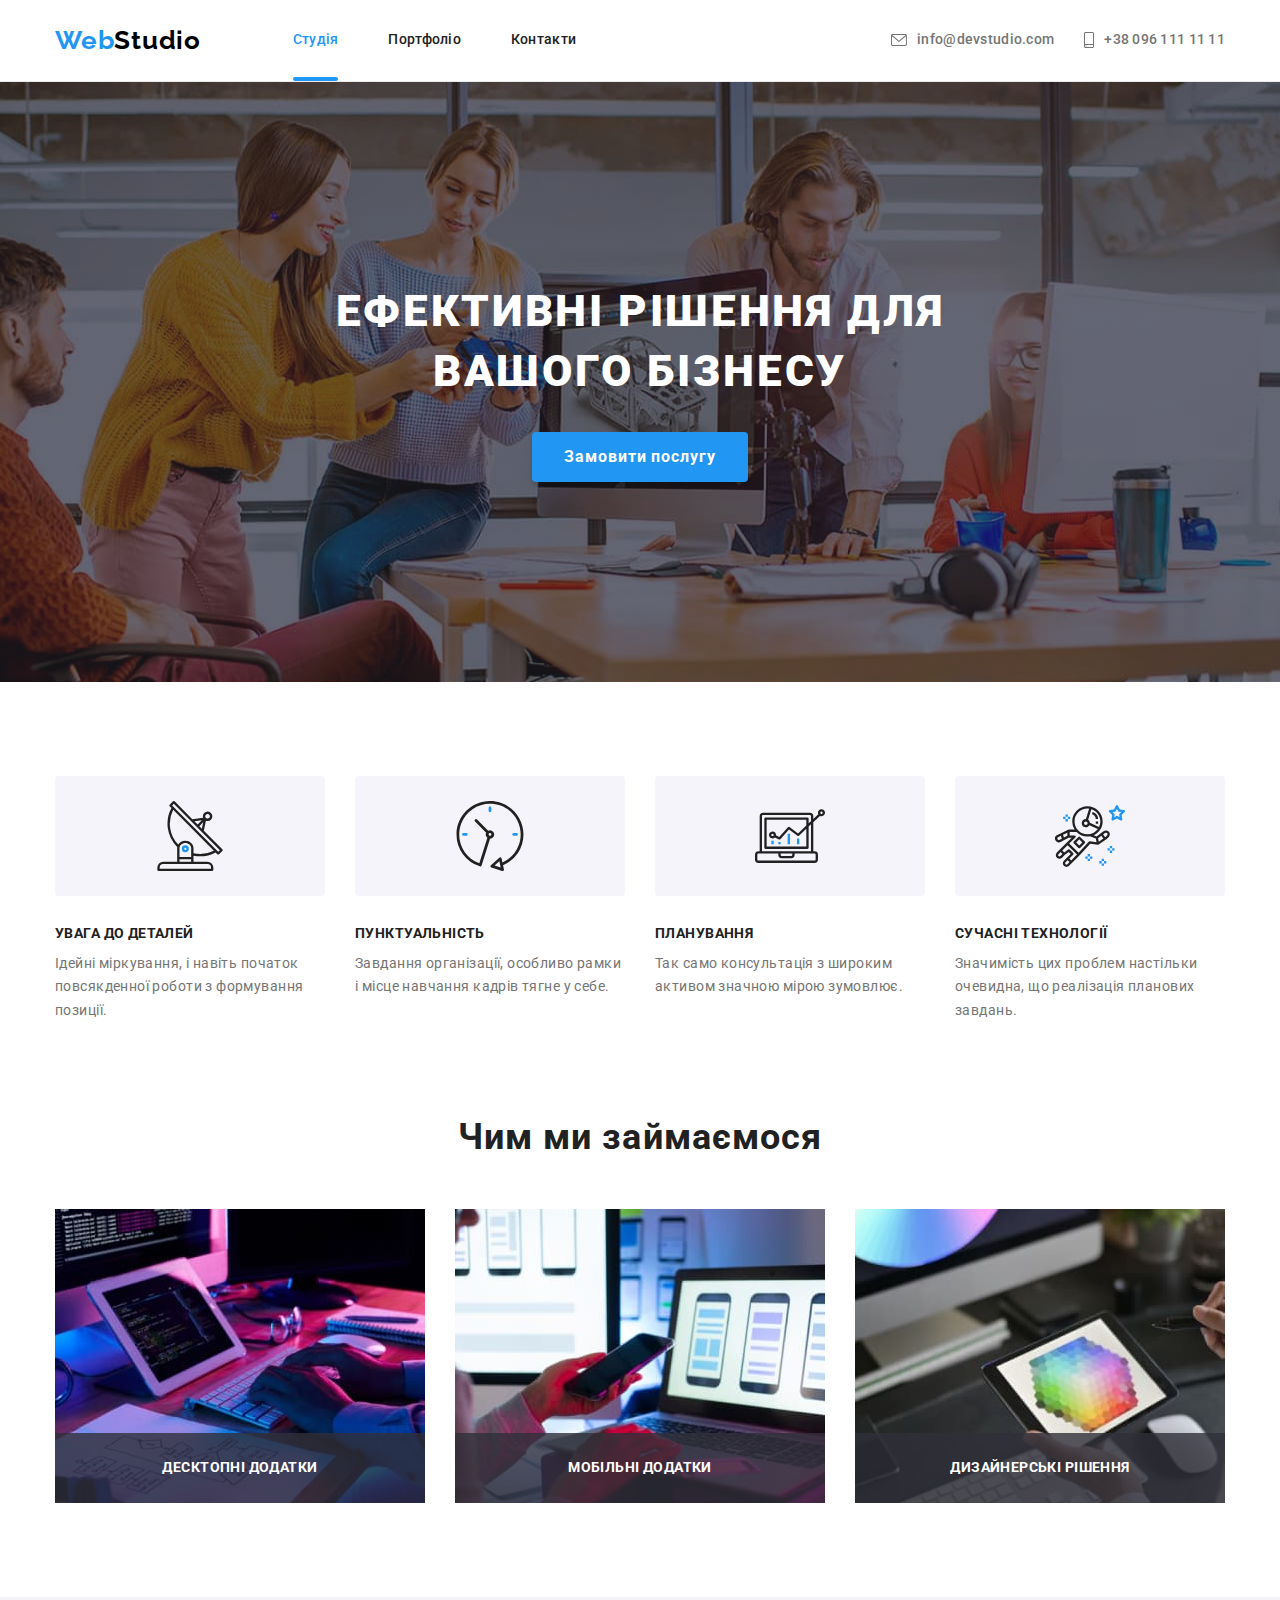
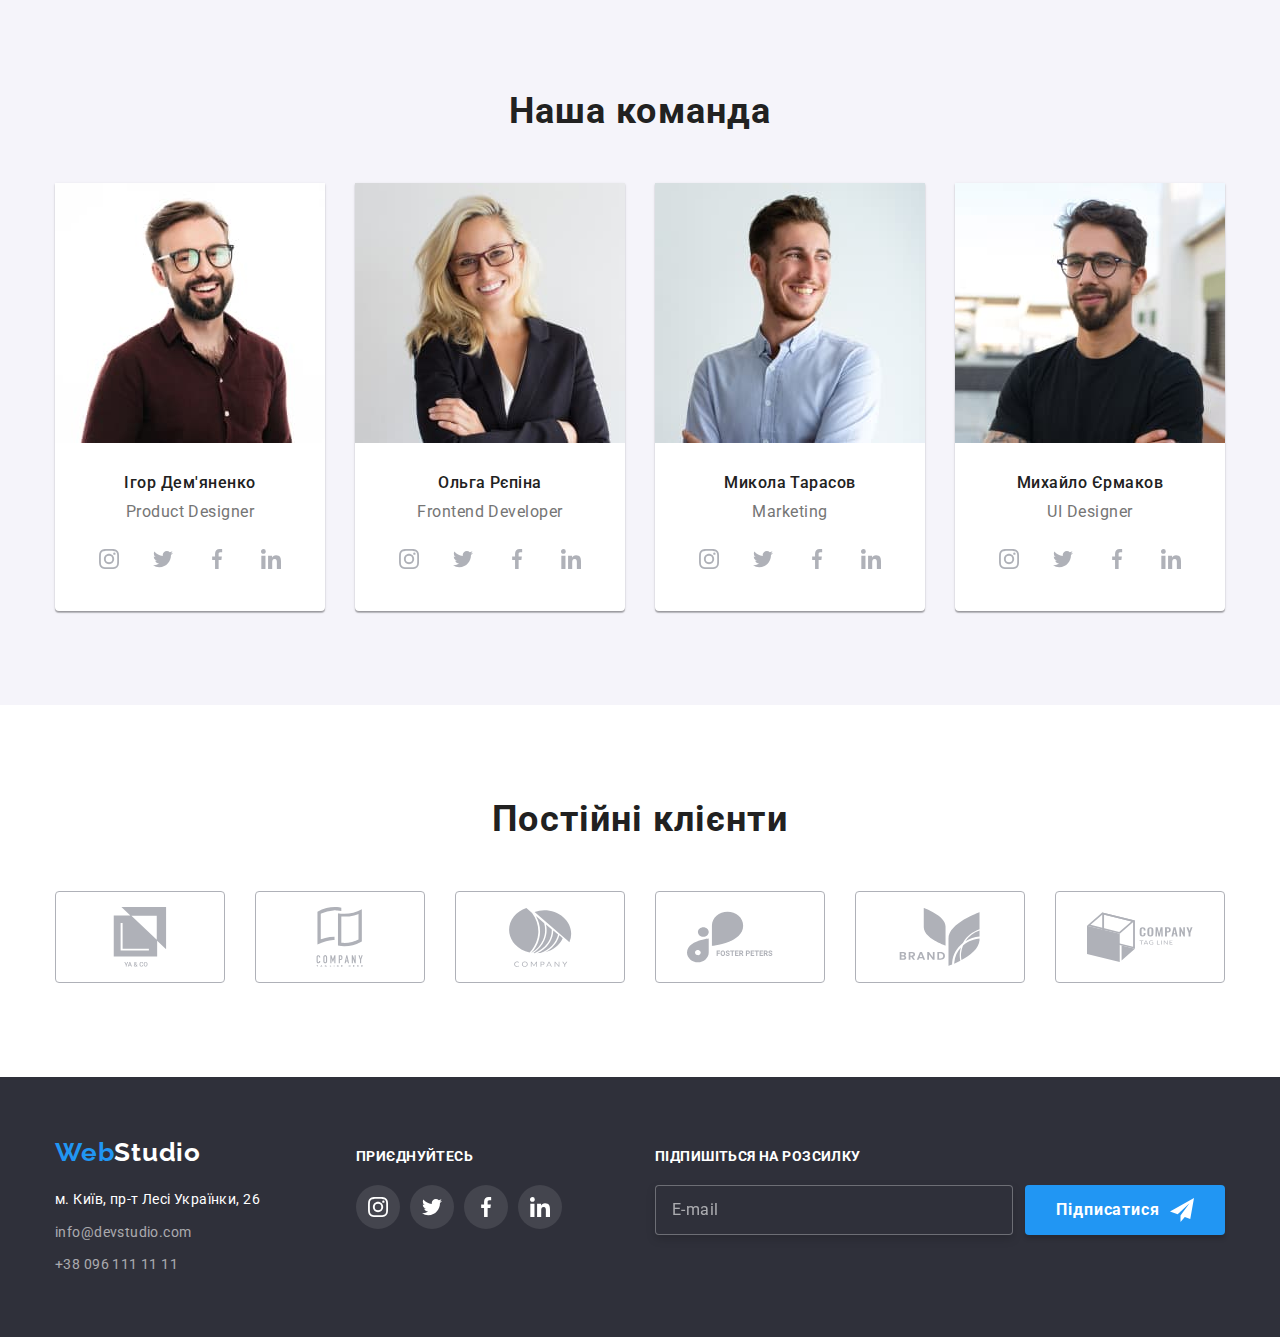
<file: index.html>
<!DOCTYPE html>
<html lang="uk">
  <head>
    <meta charset="UTF-8" />
    <meta http-equiv="X-UA-Compatible" content="IE=edge" />
    <meta name="viewport" content="width=device-width, initial-scale=1.0" />
    <title>Студія</title>
    <link rel="preconnect" href="https://fonts.gstatic.com" crossorigin />
    <link
      href="https://fonts.googleapis.com/css2?family=Raleway:wght@700&family=Roboto:wght@400;500;700;900&display=swap"
      rel="stylesheet"
    />
    <link
      rel="stylesheet"
      href="https://cdnjs.cloudflare.com/ajax/libs/modern-normalize/1.1.0/modern-normalize.min.css"
    />
    <link rel="stylesheet" href="./css/main.min.css" />
  </head>

  <body>
    <header class="header">
      <div class="container header__container">
        <a href="./index.html" class="logo"
          >Web<span class="logo__final-dark">Studio</span></a
        >
        <button
          type="button"
          class="menu-toggle js-open-menu"
          aria-expanded="false"
          aria-controls="mobile-menu"
        >
          <svg width="40" height="40" aria-label="перемикач мобільного меню">
            <use href="./images/sprite.svg#icon-menu_40px"></use>
          </svg>
        </button>

        <div class="menu">
          <nav>
            <ul class="nav">
              <li class="nav__item">
                <a href="./" class="nav__link nav__link_active">Студія</a>
              </li>
              <li class="nav__item">
                <a href="./portfolio.html" class="nav__link">Портфоліо</a>
              </li>
              <li class="nav__item">
                <a href="./#address-box" class="nav__link">Контакти</a>
              </li>
            </ul>
          </nav>

          <ul class="contacts">
            <li class="contacts__item">
              <a href="mailto:info@devstudio.com" class="contacts__link"
                ><svg
                  class="contacts__icon"
                  width="16"
                  height="12"
                  area-label="конверт"
                >
                  <use href="./images/sprite.svg#icon-envelope"></use>
                </svg>
                info@devstudio.com</a
              >
            </li>
            <li class="contacts__item">
              <a href="tel:+380961111111" class="contacts__link"
                ><svg
                  class="contacts__icon"
                  width="10"
                  height="16"
                  area-label="телефон"
                >
                  <use href="./images/sprite.svg#icon-smartphone"></use>
                </svg>
                +38 096 111 11 11</a
              >
            </li>
          </ul>
        </div>
      </div>

      <!-- Mobile menu -->

      <div class="mobile-menu js-menu-container" id="mobile-menu">
        <button class="menu-toggle mobile-menu__close js-close-menu">
          <svg width="40" height="40" aria-label="перемикач мобільного меню">
            <use href="./images/sprite.svg#icon-close"></use>
          </svg>
        </button>
        <ul>
          <li class="mobile-menu__nav-item">
            <a
              href="./"
              class="mobile-menu__nav-link mobile-menu__nav-link_active"
              >Студія</a
            >
          </li>
          <li class="mobile-menu__nav-item">
            <a href="./portfolio.html" class="mobile-menu__nav-link"
              >Портфоліо</a
            >
          </li>
          <li class="mobile-menu__nav-item">
            <a href="./#address-box" class="mobile-menu__nav-link">Контакти</a>
          </li>
        </ul>
        <div>
          <a href="tel:+380961111111" class="mobile-menu__tel">
            +38 096 111 11 11</a
          >
          <a href="mailto:info@devstudio.com" class="mobile-menu__email">
            info@devstudio.com</a
          >
          <ul class="mobile-networks">
            <li class="mobile-networks__item">
              <a href="#" class="mobile-networks__link">Instagram</a>
            </li>
            <li class="mobile-networks__item">
              <a href="#" class="mobile-networks__link"> Twitter</a>
            </li>
            <li class="mobile-networks__item">
              <a href="#" class="mobile-networks__link"> Facebook</a>
            </li>
            <li class="mobile-networks__item">
              <a href="#" class="mobile-networks__link"> LinkedIn</a>
            </li>
          </ul>
        </div>
      </div>
    </header>

    <main>
      <!-- Hero section -->
      <section class="hero">
        <div class="container">
          <h1 class="hero__title">
            Ефективні рішення для<br />
            вашого бізнесу
          </h1>
          <button
            data-modal-open
            type="button"
            class="submit-btn hero__submit-btn"
          >
            Замовити послугу
          </button>
        </div>
      </section>

      <!-- Our benefits section -->
      <section class="section">
        <div class="container">
          <h2 class="visually-hidden">Наші переваги</h2>
          <ul class="benefits">
            <li class="benefits__item">
              <div class="benefits__box">
                <svg width="70" height="70" area-label="антена">
                  <use href="./images/sprite.svg#icon-antenna-1"></use>
                </svg>
              </div>
              <h3 class="benefits__title">Увага до деталей</h3>
              <p class="benefits__description">
                Ідейні міркування, і навіть початок повсякденної роботи з
                формування позиції.
              </p>
            </li>
            <li class="benefits__item">
              <div class="benefits__box">
                <svg width="70" height="70" area-label="годинник">
                  <use href="./images/sprite.svg#icon-clock-1"></use>
                </svg>
              </div>
              <h3 class="benefits__title">Пунктуальність</h3>
              <p class="benefits__description">
                Завдання організації, особливо рамки і місце навчання кадрів
                тягне у себе.
              </p>
            </li>
            <li class="benefits__item">
              <div class="benefits__box">
                <svg width="70" height="70" area-label="діаграма">
                  <use href="./images/sprite.svg#icon-diagram-1"></use>
                </svg>
              </div>
              <h3 class="benefits__title">Планування</h3>
              <p class="benefits__description">
                Так само консультація з широким активом значною мірою зумовлює.
              </p>
            </li>
            <li class="benefits__item">
              <div class="benefits__box">
                <svg width="70" height="70" area-label="астронавт">
                  <use href="./images/sprite.svg#icon-astronaut-1"></use>
                </svg>
              </div>
              <h3 class="benefits__title">Сучасні технології</h3>
              <p class="benefits__description">
                Значимість цих проблем настільки очевидна, що реалізація
                планових завдань.
              </p>
            </li>
          </ul>
        </div>
      </section>

      <!-- Services section -->
      <section class="section section_no-padding_top section_display_none">
        <div class="container">
          <h2 class="section__title">Чим ми займаємося</h2>
          <ul class="services">
            <li class="services__item">
              <img
                srcset="./images/services/img-1@2x.jpg 2x"
                src="./images/services/img-1.jpg"
                alt="зображення вебдодатків"
                width="370"
              />
              <p class="services__description">Десктопні додатки</p>
            </li>
            <li class="services__item">
              <img
                srcset="./images/services/img-2@2x.jpg 2x"
                src="./images/services/img-2.jpg"
                alt="зображення мобільніх додатків для IPhone та Android"
                width="370"
              />
              <p class="services__description">Мобільні додатки</p>
            </li>
            <li class="services__item">
              <img
                srcset="./images/services/img-3@2x.jpg 2x"
                src="./images/services/img-3.jpg"
                alt="зображення додатку для IPad"
                width="370"
              />
              <p class="services__description">Дизайнерські рішення</p>
            </li>
          </ul>
        </div>
      </section>

      <!-- Team section -->
      <section class="section section_bg_grey">
        <div class="container">
          <h2 class="section__title">Наша команда</h2>
          <ul class="team">
            <li class="team__item">
              <picture>
                <source
                  srcset="
                    ./images/team/photo-1-desktop.jpg    1x,
                    ./images/team/photo-1-desktop@2x.jpg 2x
                  "
                  media="(min-width: 1200px)"
                />
                <source
                  srcset="
                    ./images/team/photo-1-tab.jpg    1x,
                    ./images/team/photo-1-tab@2x.jpg 2x
                  "
                  media="(min-width: 768px)"
                />
                <source
                  srcset="
                    ./images/team/photo-1-mobile.jpg    1x,
                    ./images/team/photo-1-mobile@2x.jpg 2x
                  "
                  media="(min-width: 480px)"
                />
                <img
                  src="./images/team/photo-1-mobile.jpg"
                  alt="фото дизайнера продукту"
                />
              </picture>

              <div class="team__box">
                <h3 class="team__title">Ігор Дем'яненко</h3>
                <p lang="en" class="team__description">Product Designer</p>
                <ul class="networks">
                  <li class="networks__item">
                    <a href="" class="networks__link networks__link_light"
                      ><svg
                        class="networks__icon"
                        width="20"
                        height="20"
                        lang="en"
                        area-label="instagram"
                      >
                        <use href="./images/sprite.svg#icon-instagram-2"></use>
                      </svg>
                    </a>
                  </li>
                  <li class="networks__item">
                    <a href="" class="networks__link networks__link_light"
                      ><svg
                        class="networks__icon"
                        width="20"
                        height="20"
                        lang="en"
                        area-label="twitter"
                      >
                        <use href="./images/sprite.svg#icon-twitter-1"></use>
                      </svg>
                    </a>
                  </li>
                  <li class="networks__item">
                    <a href="" class="networks__link networks__link_light"
                      ><svg
                        class="networks__icon"
                        width="20"
                        height="20"
                        lang="en"
                        area-label="facebook"
                      >
                        <use href="./images/sprite.svg#icon-facebook-1"></use>
                      </svg>
                    </a>
                  </li>
                  <li class="networks__item">
                    <a href="" class="networks__link networks__link_light"
                      ><svg
                        class="networks__icon"
                        width="20"
                        height="20"
                        lang="en"
                        area-label="linkedin"
                      >
                        <use href="./images/sprite.svg#icon-linkedin-1"></use>
                      </svg>
                    </a>
                  </li>
                </ul>
              </div>
            </li>
            <li class="team__item">
              <picture>
                <source
                  srcset="
                    ./images/team/photo-2-desktop.jpg    1x,
                    ./images/team/photo-2-desktop@2x.jpg 2x
                  "
                  media="(min-width: 1200px)"
                />
                <source
                  srcset="
                    ./images/team/photo-2-tab.jpg    1x,
                    ./images/team/photo-2-tab@2x.jpg 2x
                  "
                  media="(min-width: 768px)"
                />
                <source
                  srcset="
                    ./images/team/photo-2-mobile.jpg    1x,
                    ./images/team/photo-2-mobile@2x.jpg 2x
                  "
                  media="(min-width: 480px)"
                />
                <img
                  src="./images/team/photo-2-mobile.jpg"
                  alt="фото дизайнера продукту"
                />
              </picture>
              <div class="team__box">
                <h3 class="team__title">Ольга Рєпіна</h3>
                <p lang="en" class="team__description">Frontend Developer</p>
                <ul class="networks">
                  <li class="networks__item">
                    <a href="" class="networks__link networks__link_light"
                      ><svg
                        class="networks__icon"
                        width="20"
                        height="20"
                        lang="en"
                        area-label="instagram"
                      >
                        <use href="./images/sprite.svg#icon-instagram-2"></use>
                      </svg>
                    </a>
                  </li>
                  <li class="networks__item">
                    <a href="" class="networks__link networks__link_light"
                      ><svg
                        class="networks__icon"
                        width="20"
                        height="20"
                        lang="en"
                        area-label="twitter"
                      >
                        <use href="./images/sprite.svg#icon-twitter-1"></use>
                      </svg>
                    </a>
                  </li>
                  <li class="networks__item">
                    <a href="" class="networks__link networks__link_light"
                      ><svg
                        class="networks__icon"
                        width="20"
                        height="20"
                        lang="en"
                        area-label="facebook"
                      >
                        <use href="./images/sprite.svg#icon-facebook-1"></use>
                      </svg>
                    </a>
                  </li>
                  <li class="networks__item">
                    <a href="" class="networks__link networks__link_light"
                      ><svg
                        class="networks__icon"
                        width="20"
                        height="20"
                        lang="en"
                        area-label="linkedin"
                      >
                        <use href="./images/sprite.svg#icon-linkedin-1"></use>
                      </svg>
                    </a>
                  </li>
                </ul>
              </div>
            </li>
            <li class="team__item">
              <picture>
                <source
                  srcset="
                    ./images/team/photo-3-desktop.jpg    1x,
                    ./images/team/photo-3-desktop@2x.jpg 2x
                  "
                  media="(min-width: 1200px)"
                />
                <source
                  srcset="
                    ./images/team/photo-3-tab.jpg    1x,
                    ./images/team/photo-3-tab@2x.jpg 2x
                  "
                  media="(min-width: 768px)"
                />
                <source
                  srcset="
                    ./images/team/photo-3-mobile.jpg    1x,
                    ./images/team/photo-3-mobile@2x.jpg 2x
                  "
                  media="(min-width: 480px)"
                />
                <img
                  src="./images/team/photo-3-mobile.jpg"
                  alt="фото дизайнера продукту"
                />
              </picture>
              <div class="team__box">
                <h3 class="team__title">Микола Тарасов</h3>
                <p lang="en" class="team__description">Marketing</p>
                <ul class="networks">
                  <li class="networks__item">
                    <a href="" class="networks__link networks__link_light"
                      ><svg
                        class="networks__icon"
                        width="20"
                        height="20"
                        lang="en"
                        area-label="instagram"
                      >
                        <use href="./images/sprite.svg#icon-instagram-2"></use>
                      </svg>
                    </a>
                  </li>
                  <li class="networks__item">
                    <a href="" class="networks__link networks__link_light"
                      ><svg
                        class="networks__icon"
                        width="20"
                        height="20"
                        lang="en"
                        area-label="twitter"
                      >
                        <use href="./images/sprite.svg#icon-twitter-1"></use>
                      </svg>
                    </a>
                  </li>
                  <li class="networks__item">
                    <a href="" class="networks__link networks__link_light"
                      ><svg
                        class="networks__icon"
                        width="20"
                        height="20"
                        lang="en"
                        area-label="facebook"
                      >
                        <use href="./images/sprite.svg#icon-facebook-1"></use>
                      </svg>
                    </a>
                  </li>
                  <li class="networks__item">
                    <a href="" class="networks__link networks__link_light"
                      ><svg
                        class="networks__icon"
                        width="20"
                        height="20"
                        lang="en"
                        area-label="linkedin"
                      >
                        <use href="./images/sprite.svg#icon-linkedin-1"></use>
                      </svg>
                    </a>
                  </li>
                </ul>
              </div>
            </li>
            <li class="team__item">
              <picture>
                <source
                  srcset="
                    ./images/team/photo-4-desktop.jpg    1x,
                    ./images/team/photo-4-desktop@2x.jpg 2x
                  "
                  media="(min-width: 1200px)"
                />
                <source
                  srcset="
                    ./images/team/photo-4-tab.jpg    1x,
                    ./images/team/photo-4-tab@2x.jpg 2x
                  "
                  media="(min-width: 768px)"
                />
                <source
                  srcset="
                    ./images/team/photo-4-mobile.jpg    1x,
                    ./images/team/photo-4-mobile@2x.jpg 2x
                  "
                  media="(min-width: 480px)"
                />
                <img
                  src="./images/team/photo-4-mobile.jpg"
                  alt="фото дизайнера продукту"
                />
              </picture>
              <div class="team__box">
                <h3 class="team__title">Михайло Єрмаков</h3>
                <p lang="en" class="team__description">UI Designer</p>
                <ul class="networks">
                  <li class="networks__item">
                    <a href="" class="networks__link networks__link_light"
                      ><svg
                        class="networks__icon"
                        width="20"
                        height="20"
                        lang="en"
                        area-label="instagram"
                      >
                        <use href="./images/sprite.svg#icon-instagram-2"></use>
                      </svg>
                    </a>
                  </li>
                  <li class="networks__item">
                    <a href="" class="networks__link networks__link_light"
                      ><svg
                        class="networks__icon"
                        width="20"
                        height="20"
                        lang="en"
                        area-label="twitter"
                      >
                        <use href="./images/sprite.svg#icon-twitter-1"></use>
                      </svg>
                    </a>
                  </li>
                  <li class="networks__item">
                    <a href="" class="networks__link networks__link_light"
                      ><svg
                        class="networks__icon"
                        width="20"
                        height="20"
                        lang="en"
                        area-label="facebook"
                      >
                        <use href="./images/sprite.svg#icon-facebook-1"></use>
                      </svg>
                    </a>
                  </li>
                  <li class="networks__item">
                    <a href="" class="networks__link networks__link_light"
                      ><svg
                        class="networks__icon"
                        width="20"
                        height="20"
                        lang="en"
                        area-label="linkedin"
                      >
                        <use href="./images/sprite.svg#icon-linkedin-1"></use>
                      </svg>
                    </a>
                  </li>
                </ul>
              </div>
            </li>
          </ul>
        </div>
      </section>

      <!-- Section "Permanent cusomers" -->
      <section class="section">
        <div class="container">
          <h2 class="section__title">Постійні клієнти</h2>
          <ul class="customers-logo">
            <li class="customers-logo__item">
              <a href="" class="customers-logo__link">
                <svg
                  class="customers-logo__icon"
                  width="106"
                  height="60"
                  area-label="логотип компанії"
                >
                  <use href="./images/sprite.svg#icon-group"></use>
                </svg>
              </a>
            </li>
            <li class="customers-logo__item">
              <a href="" class="customers-logo__link">
                <svg
                  class="customers-logo__icon"
                  width="106"
                  height="60"
                  area-label="логотип компанії"
                >
                  <use href="./images/sprite.svg#icon-group-1"></use>
                </svg>
              </a>
            </li>
            <li class="customers-logo__item">
              <a href="" class="customers-logo__link">
                <svg
                  class="customers-logo__icon"
                  width="106"
                  height="60"
                  area-label="логотип компанії"
                >
                  <use href="./images/sprite.svg#icon-group-2"></use>
                </svg>
              </a>
            </li>
            <li class="customers-logo__item">
              <a href="" class="customers-logo__link">
                <svg
                  class="customers-logo__icon"
                  width="106"
                  height="60"
                  area-label="логотип компанії"
                >
                  <use href="./images/sprite.svg#icon-group-3"></use>
                </svg>
              </a>
            </li>
            <li class="customers-logo__item">
              <a href="" class="customers-logo__link">
                <svg
                  class="customers-logo__icon"
                  width="106"
                  height="60"
                  area-label="логотип компанії"
                >
                  <use href="./images/sprite.svg#icon-group-4"></use>
                </svg>
              </a>
            </li>

            <li class="customers-logo__item">
              <a href="" class="customers-logo__link">
                <svg
                  class="customers-logo__icon"
                  width="106"
                  height="60"
                  area-label="логотип компанії"
                >
                  <use href="./images/sprite.svg#icon-group-5"></use>
                </svg>
              </a>
            </li>
          </ul>
        </div>
      </section>
    </main>

    <footer class="footer">
      <div class="container footer__container">
        <div class="footer__box">
          <div class="footer__contacts">
            <a href="./index.html" class="logo footer__logo"
              >Web<span class="logo__final-light">Studio</span></a
            >
            <address id="address-box">
              <ul class="correspondence">
                <li class="correspondence__item">
                  <a
                    href="http://surl.li/dbvrt"
                    class="correspondence__link correspondence__link_light"
                    >м. Київ, пр-т Лесі Українки, 26</a
                  >
                </li>
                <li class="correspondence__item">
                  <a
                    href="mailto:info@devstudio.com"
                    class="correspondence__link correspondence__link_dark"
                    >info@devstudio.com</a
                  >
                </li>
                <li class="correspondence__item">
                  <a
                    href="tel:+380961111111"
                    class="correspondence__link correspondence__link_dark"
                    >+38 096 111 11 11</a
                  >
                </li>
              </ul>
            </address>
          </div>
          <div class="footer__networks">
            <p class="footer__label">Приєднуйтесь</p>
            <ul class="networks">
              <li class="networks__item">
                <a href="" class="networks__link networks__link_dark"
                  ><svg
                    class="networks__icon"
                    width="20"
                    height="20"
                    lang="en"
                    area-label="instagram"
                  >
                    <use href="./images/sprite.svg#icon-instagram-2"></use>
                  </svg>
                </a>
              </li>
              <li class="networks__item">
                <a href="" class="networks__link networks__link_dark"
                  ><svg
                    class="networks__icon"
                    width="20"
                    height="20"
                    lang="en"
                    area-label="twitter"
                  >
                    <use href="./images/sprite.svg#icon-twitter-1"></use>
                  </svg>
                </a>
              </li>
              <li class="networks__item">
                <a href="" class="networks__link networks__link_dark"
                  ><svg
                    class="networks__icon"
                    width="20"
                    height="20"
                    lang="en"
                    area-label="facebook"
                  >
                    <use href="./images/sprite.svg#icon-facebook-1"></use>
                  </svg>
                </a>
              </li>
              <li class="networks__item">
                <a href="" class="networks__link networks__link_dark"
                  ><svg
                    class="networks__icon"
                    width="20"
                    height="20"
                    lang="en"
                    area-label="linkedin"
                  >
                    <use href="./images/sprite.svg#icon-linkedin-1"></use>
                  </svg>
                </a>
              </li>
            </ul>
          </div>
        </div>

        <form class="footer__form">
          <div class="subscription">
            <label for="email" class="footer__label"
              >Підпишіться на розсилку</label
            >
            <input
              type="email"
              name="email"
              class="subscription__input"
              placeholder="E-mail"
              id="email"
              autocomplete="off"
              required
            />
          </div>
          <button type="submit" class="submit-btn">
            Підписатися
            <svg
              class="submit-btn__icon"
              width="24"
              height="24"
              area-label="зображення літака"
            >
              <use href="./images/sprite.svg#icon-send"></use>
            </svg>
          </button>
        </form>
      </div>
    </footer>

    <!-- Backdrop -->

    <div class="backdrop is-hidden" data-modal>
      <div class="modal">
        <button class="modal__btn" data-modal-close>
          <svg
            class="modal__close-icon"
            width="18"
            height="18"
            area-label="хрестик"
          >
            <use href="./images/sprite.svg#icon-close"></use>
          </svg>
        </button>
        <form>
          <p class="modal__description">
            Залиште свої дані, ми вам передзвонимо
          </p>
          <ul class="modal__list">
            <li class="modal__item">
              <label for="user-name" class="modal__label">Ім'я</label>
              <div class="modal__wrapper">
                <input
                  type="text"
                  name="user-name"
                  class="modal__input modal__input_narrow"
                  required
                  pattern="[a-zA-Zа-яА-яіІїЇєЄ']+"
                  title="Олег"
                  id="user-name"
                  autocomplete="off"
                />
                <svg
                  class="modal__icon"
                  width="18"
                  height="18"
                  area-label="зображення людини"
                >
                  <use href="./images/sprite.svg#icon-person"></use>
                </svg>
              </div>
            </li>
            <li class="modal__item">
              <label for="user-phone" class="modal__label">Телефон</label>
              <div class="modal__wrapper">
                <input
                  type="tel"
                  name="user-phone"
                  class="modal__input modal__input_narrow"
                  required
                  id="user-phone"
                  autocomplete="off"
                />
                <svg
                  class="modal__icon"
                  width="18"
                  height="18"
                  area-label="зображення людини"
                >
                  <use href="./images/sprite.svg#icon-phone-black"></use>
                </svg>
              </div>
            </li>
            <li class="modal__item">
              <label for="user-email" class="modal__label">Пошта</label>
              <div class="modal__wrapper">
                <input
                  type="email"
                  name="user-email"
                  class="modal__input modal__input_narrow"
                  required
                  id="user-email"
                  autocomplete="off"
                />
                <svg
                  class="modal__icon"
                  width="18"
                  height="18"
                  area-label="зображення конверта"
                >
                  <use href="./images/sprite.svg#icon-email-black"></use>
                </svg>
              </div>
            </li>
            <li class="modal__item">
              <label for="user-message" class="modal__label">Коментар</label>
              <textarea
                name="user-message"
                class="modal__input modal__input_wide"
                placeholder="Введіть текст"
                id="user-message"
                autocomplete="off"
              ></textarea>
            </li>
          </ul>
          <label class="modal__checkbox">
            <input
              type="checkbox"
              name="agreement-checkbox"
              class="modal__checkbox-input visually-hidden"
              required
            />
            <svg
              class="modal__checkbox-icon"
              width="16"
              height="15"
              area-label="зображення галочки"
            >
              <use
                class="modal__tick"
                href="./images/sprite.svg#icon-check"
              ></use>
            </svg>
            Погоджуюся з розсилкою та приймаю &nbsp<a
              href="#"
              class="modal__agreement"
              >Умови договору
            </a>
          </label>
          <div class="submit-btn-box">
            <button type="submit" class="submit-btn">Відправити</button>
          </div>
        </form>
      </div>
    </div>

    <script src="./js/mobile-menu.js"></script>
    <script src="./js/modal.js"></script>
  </body>
</html>
</file>
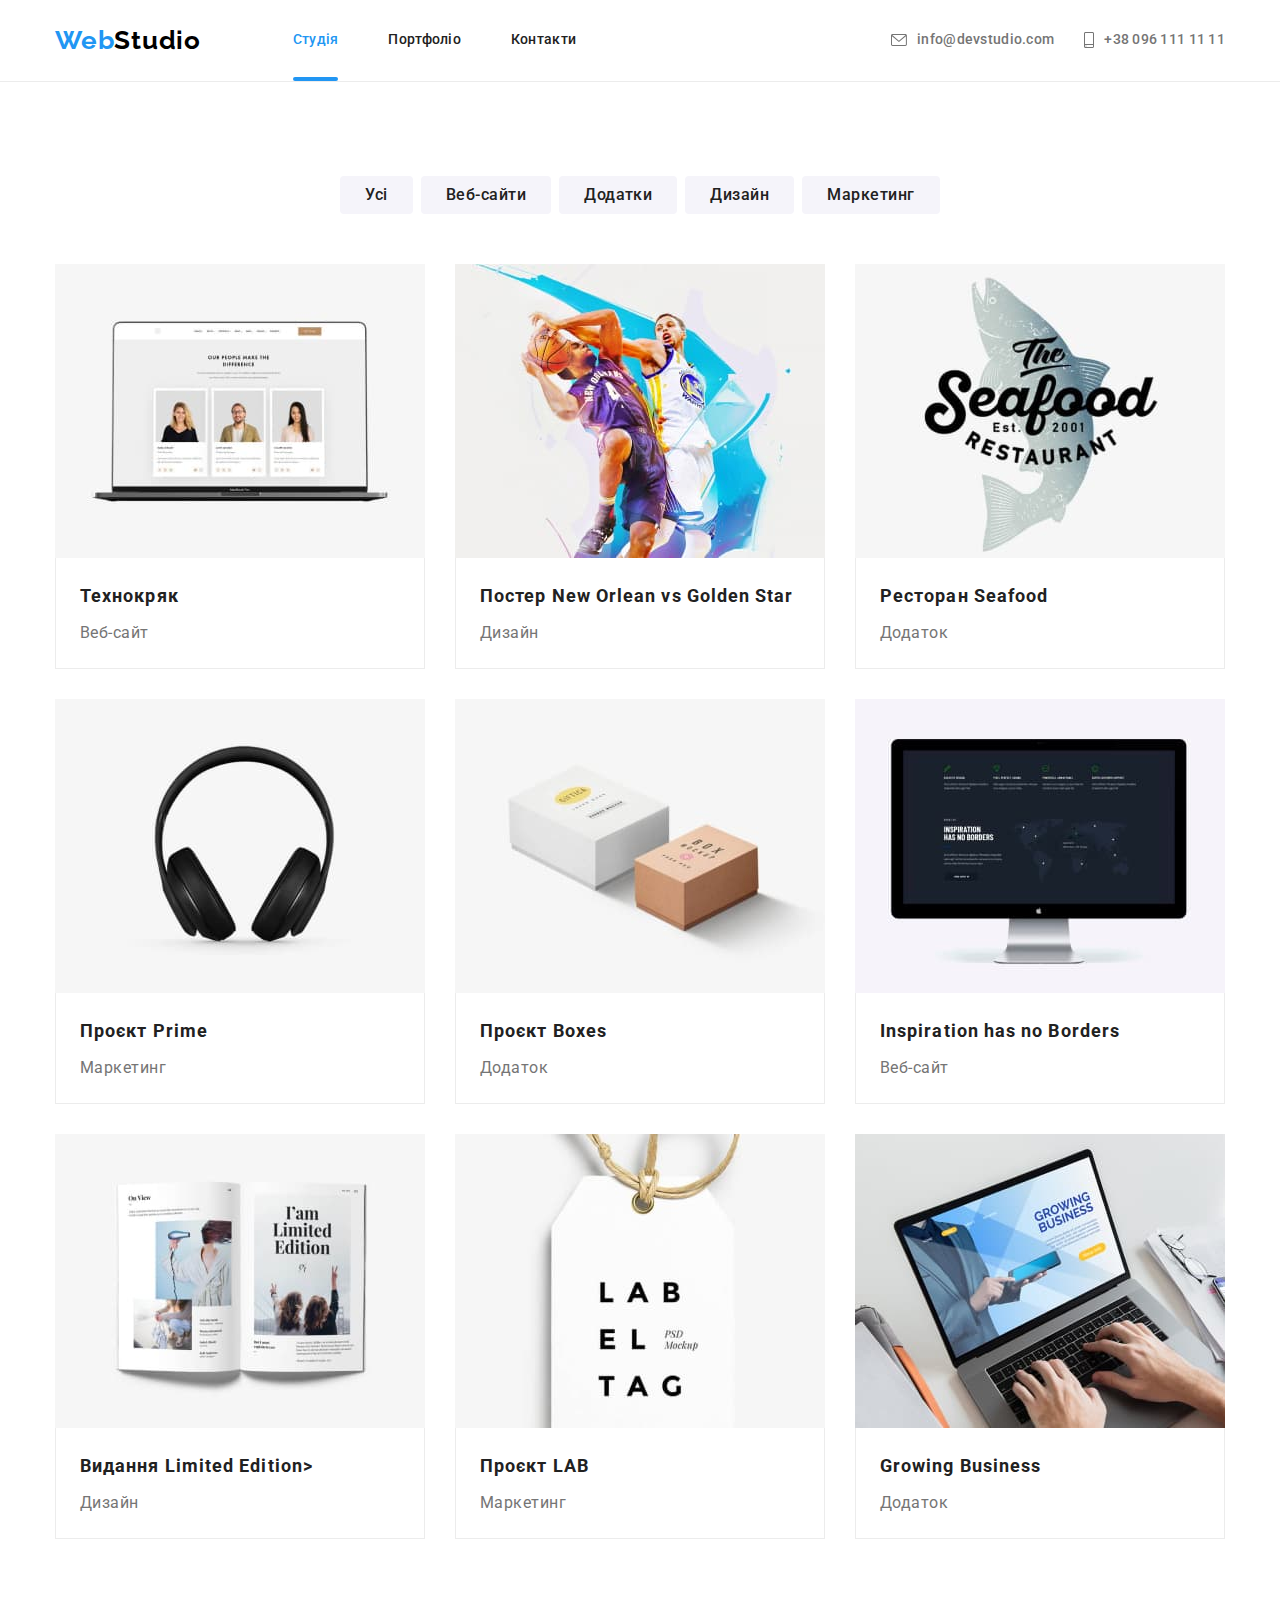
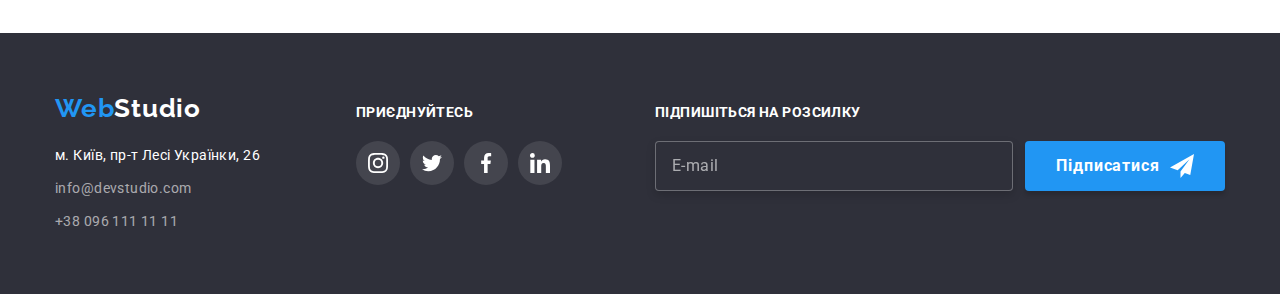
<file: portfolio.html>
<!DOCTYPE html>
<html lang="uk">
  <head>
    <meta charset="UTF-8" />
    <meta http-equiv="X-UA-Compatible" content="IE=edge" />
    <meta name="viewport" content="width=device-width, initial-scale=1.0" />
    <title>Портфоліо</title>
    <link rel="preconnect" href="https://fonts.gstatic.com" crossorigin />
    <link
      href="https://fonts.googleapis.com/css2?family=Raleway:wght@700&family=Roboto:wght@400;500;700;900&display=swap"
      rel="stylesheet"
    />
    <link
      rel="stylesheet"
      href="https://cdnjs.cloudflare.com/ajax/libs/modern-normalize/1.1.0/modern-normalize.min.css"
    />
    <link rel="stylesheet" href="./css/main.min.css" />
  </head>

  <body>
    <header class="header">
      <div class="container header__container">
        <a href="./index.html" class="logo"
          >Web<span class="logo__final-dark">Studio</span></a
        >
        <button
          type="button"
          class="menu-toggle js-open-menu"
          aria-expanded="false"
          aria-controls="mobile-menu"
        >
          <svg width="40" height="40" aria-label="перемикач мобільного меню">
            <use href="./images/sprite.svg#icon-menu_40px"></use>
          </svg>
        </button>

        <div class="menu">
          <nav>
            <ul class="nav">
              <li class="nav__item">
                <a href="./" class="nav__link nav__link_active">Студія</a>
              </li>
              <li class="nav__item">
                <a href="./portfolio.html" class="nav__link">Портфоліо</a>
              </li>
              <li class="nav__item">
                <a href="./#address-box" class="nav__link">Контакти</a>
              </li>
            </ul>
          </nav>

          <ul class="contacts">
            <li class="contacts__item">
              <a href="mailto:info@devstudio.com" class="contacts__link"
                ><svg
                  class="contacts__icon"
                  width="16"
                  height="12"
                  area-label="конверт"
                >
                  <use href="./images/sprite.svg#icon-envelope"></use>
                </svg>
                info@devstudio.com</a
              >
            </li>
            <li class="contacts__item">
              <a href="tel:+380961111111" class="contacts__link"
                ><svg
                  class="contacts__icon"
                  width="10"
                  height="16"
                  area-label="телефон"
                >
                  <use href="./images/sprite.svg#icon-smartphone"></use>
                </svg>
                +38 096 111 11 11</a
              >
            </li>
          </ul>
        </div>
      </div>

      <!-- Mobile menu -->

      <div class="mobile-menu js-menu-container" id="mobile-menu">
        <button class="menu-toggle mobile-menu__close js-close-menu">
          <svg width="40" height="40" aria-label="перемикач мобільного меню">
            <use href="./images/sprite.svg#icon-close"></use>
          </svg>
        </button>
        <ul>
          <li class="mobile-menu__nav-item">
            <a href="./" class="mobile-menu__nav-link">Студія</a>
          </li>
          <li class="mobile-menu__nav-item">
            <a
              href="./portfolio.html"
              class="mobile-menu__nav-link mobile-menu__nav-link_active"
              >Портфоліо</a
            >
          </li>
          <li class="mobile-menu__nav-item">
            <a href="./#address-box" class="mobile-menu__nav-link">Контакти</a>
          </li>
        </ul>
        <div>
          <a href="tel:+380961111111" class="mobile-menu__tel">
            +38 096 111 11 11</a
          >
          <a href="mailto:info@devstudio.com" class="mobile-menu__email">
            info@devstudio.com</a
          >
          <ul class="mobile-networks">
            <li class="mobile-networks__item">
              <a href="#" class="mobile-networks__link">Instagram</a>
            </li>
            <li class="mobile-networks__item">
              <a href="#" class="mobile-networks__link"> Twitter</a>
            </li>
            <li class="mobile-networks__item">
              <a href="#" class="mobile-networks__link"> Facebook</a>
            </li>
            <li class="mobile-networks__item">
              <a href="#" class="mobile-networks__link"> LinkedIn</a>
            </li>
          </ul>
        </div>
      </div>
    </header>

    <main>
      <!-- Project section -->
      <section class="section">
        <div class="container">
          <h1 class="visually-hidden">Our projects</h1>
          <ul class="filter">
            <li class="filter__item">
              <button type="button" class="filter__btn">Усі</button>
            </li>
            <li class="filter__item">
              <button type="button" class="filter__btn">Веб-сайти</button>
            </li>
            <li class="filter__item">
              <button type="button" class="filter__btn">Додатки</button>
            </li>
            <li class="filter__item">
              <button type="button" class="filter__btn">Дизайн</button>
            </li>
            <li class="filter__item">
              <button type="button" class="filter__btn">Маркетинг</button>
            </li>
          </ul>

          <ul class="project">
            <li class="project__item">
              <a href="" class="project__link">
                <div class="project__image">
                  <picture>
                    <source
                      srcset="
                        ./images/projects/project-1-desktop.jpg    1x,
                        ./images/projects/project-1-desktop@2x.jpg 2x
                      "
                      media="(min-width: 1200px)"
                    />
                    <source
                      srcset="
                        ./images/projects/project-1-tab.jpg    1x,
                        ./images/projects/project-1-tab@2x.jpg 2x
                      "
                      media="(min-width:768px)"
                    />
                    <source
                      srcset="
                        ./images/projects/project-1-mobile.jpg    1x,
                        ./images/projects/project-1-mobile@2x.jpg 2x
                      "
                      media="(min-width: 480px)"
                    />
                    <img
                      src="./images/projects/project-1-mobile.jpg"
                      alt="зображення сторінки сайту з фото працівніків компанії"
                    />
                  </picture>
                  <div class="project__overlay">
                    Ресурс пропонує комплексні пропозиції з різним рівнем
                    функціоналу та сервісів. Все це дозволить відвідувачу
                    отримати вичерпні відомості про компанію чи приватну особу.
                  </div>
                </div>
                <div class="project__box">
                  <h2 class="project__title">Технокряк</h2>
                  <p class="project__description">Веб-сайт</p>
                </div>
              </a>
            </li>
            <li class="project__item">
              <a href="" class="project__link">
                <div class="project__image">
                  <picture>
                    <source
                      srcset="
                        ./images/projects/project-2-desktop.jpg    1x,
                        ./images/projects/project-2-desktop@2x.jpg 2x
                      "
                      media="(min-width: 1200px)"
                    />
                    <source
                      srcset="
                        ./images/projects/project-2-tab.jpg    1x,
                        ./images/projects/project-2-tab@2x.jpg 2x
                      "
                      media="(min-width: 768px)"
                    />
                    <source
                      srcset="
                        ./images/projects/project-2-mobile.jpg    1x,
                        ./images/projects/project-2-mobile@2x.jpg 2x
                      "
                      media="(min-width: 480px)"
                    />
                    <img
                      src="./images/projects/project-2-mobile.jpg"
                      alt="зображення двох баскетболістів з різних команд, що закидають м'яч у кошик"
                    />
                  </picture>
                  <div class="project__overlay">
                    Ресурс пропонує комплексні пропозиції з різним рівнем
                    функціоналу та сервісів. Все це дозволить відвідувачу
                    отримати вичерпні відомості про компанію чи приватну особу.
                  </div>
                </div>
                <div class="project__box">
                  <h2 class="project__title">
                    Постер <span lang="en">New Orlean vs Golden Star</span>
                  </h2>
                  <p class="project__description">Дизайн</p>
                </div>
              </a>
            </li>
            <li class="project__item">
              <a href="" class="project__link">
                <div class="project__image">
                  <picture>
                    <source
                      srcset="
                        ./images/projects/project-3-desktop.jpg    1x,
                        ./images/projects/project-3-desktop@2x.jpg 2x
                      "
                      media="(min-width: 1200px)"
                    />
                    <source
                      srcset="
                        ./images/projects/project-3-tab.jpg    1x,
                        ./images/projects/project-3-tab@2x.jpg 2x
                      "
                      media="(min-width: 768px)"
                    />
                    <source
                      srcset="
                        ./images/projects/project-3-mobile.jpg    1x,
                        ./images/projects/project-3-mobile@2x.jpg 2x
                      "
                      media="(min-width: 480px)"
                    />
                    <img
                      src="./images/projects/project-3-mobile.jpg"
                      alt="малюнок логотипу із зображенням риби та назви ресторану"
                    />
                  </picture>
                  <div class="project__overlay">
                    Ресурс пропонує комплексні пропозиції з різним рівнем
                    функціоналу та сервісів. Все це дозволить відвідувачу
                    отримати вичерпні відомості про компанію чи приватну особу.
                  </div>
                </div>
                <div class="project__box">
                  <h2 class="project__title">
                    Ресторан <span lang="en">Seafood</span>
                  </h2>
                  <p class="project__description">Додаток</p>
                </div>
              </a>
            </li>
            <li class="project__item">
              <a href="" class="project__link">
                <div class="project__image">
                  <picture>
                    <source
                      srcset="
                        ./images/projects/project-4-desktop.jpg    1x,
                        ./images/projects/project-4-desktop@2x.jpg 2x
                      "
                      media="(min-width: 1200px)"
                    />
                    <source
                      srcset="
                        ./images/projects/project-4-tab.jpg    1x,
                        ./images/projects/project-4-tab@2x.jpg 2x
                      "
                      media="(min-width: 768px)"
                    />
                    <source
                      srcset="
                        ./images/projects/project-4-mobile.jpg    1x,
                        ./images/projects/project-4-mobile@2x.jpg 2x
                      "
                      media="(min-width: 480px)"
                    />

                    <img
                      src="./images/projects/project-4-mobile.jpg"
                      alt="зображення навушників"
                    />
                  </picture>
                  <div class="project__overlay">
                    Ресурс пропонує комплексні пропозиції з різним рівнем
                    функціоналу та сервісів. Все це дозволить відвідувачу
                    отримати вичерпні відомості про компанію чи приватну особу.
                  </div>
                </div>
                <div class="project__box">
                  <h2 class="project__title">
                    Проєкт <span lang="en">Prime</span>
                  </h2>
                  <p class="project__description">Маркетинг</p>
                </div>
              </a>
            </li>
            <li class="project__item">
              <a href="" class="project__link">
                <div class="project__image">
                  <picture>
                    <source
                      srcset="
                        ./images/projects/project-5-desktop.jpg    1x,
                        ./images/projects/project-5-desktop@2x.jpg 2x
                      "
                      media="(min-width: 1200px)"
                    />
                    <source
                      srcset="
                        ./images/projects/project-5-tab.jpg    1x,
                        ./images/projects/project-5-tab@2x.jpg 2x
                      "
                      media="(min-width: 768px)"
                    />
                    <source
                      srcset="
                        ./images/projects/project-5-mobile.jpg    1x,
                        ./images/projects/project-5-mobile@2x.jpg 2x
                      "
                      media="(min-width: 480px)"
                    />
                    <img
                      src="./images/projects/project-5-mobile.jpg"
                      alt="зображення двох коробок"
                    />
                  </picture>
                  <div class="project__overlay">
                    Ресурс пропонує комплексні пропозиції з різним рівнем
                    функціоналу та сервісів. Все це дозволить відвідувачу
                    отримати вичерпні відомості про компанію чи приватну особу.
                  </div>
                </div>
                <div class="project__box">
                  <h2 class="project__title">
                    Проєкт <span lang="en">Boxes</span>
                  </h2>
                  <p class="project__description">Додаток</p>
                </div>
              </a>
            </li>
            <li class="project__item">
              <a href="" class="project__link">
                <div class="project__image">
                  <picture>
                    <source
                      srcset="
                        ./images/projects/project-6-desktop.jpg    1x,
                        ./images/projects/project-6-desktop@2x.jpg 2x
                      "
                      media="(min-width: 1200px)"
                    />
                    <source
                      srcset="
                        ./images/projects/project-6-tab.jpg    1x,
                        ./images/projects/project-6-tab@2x.jpg 2x
                      "
                      media="(min-width: 768px)"
                    />
                    <source
                      srcset="
                        ./images/projects/project-6-mobile.jpg    1x,
                        ./images/projects/project-6-mobile@2x.jpg 2x
                      "
                      media="(min-width: 480px)"
                    />
                    <img
                      src="./images/projects/project-6-mobile.jpg"
                      alt="зображення монітора комп'ютера"
                    />
                  </picture>
                  <div class="project__overlay">
                    Ресурс пропонує комплексні пропозиції з різним рівнем
                    функціоналу та сервісів. Все це дозволить відвідувачу
                    отримати вичерпні відомості про компанію чи приватну особу.
                  </div>
                </div>
                <div class="project__box">
                  <h2 lang="en" class="project__title">
                    Inspiration has no Borders
                  </h2>
                  <p class="project__description">Веб-сайт</p>
                </div>
              </a>
            </li>
            <li class="project__item">
              <a href="" class="project__link">
                <div class="project__image">
                  <picture>
                    <source
                      srcset="
                        ./images/projects/project-7-desktop.jpg    1x,
                        ./images/projects/project-7-desktop@2x.jpg 2x
                      "
                      media="(min-width: 1200px)"
                    />
                    <source
                      srcset="
                        ./images/projects/project-7-tab.jpg    1x,
                        ./images/projects/project-7-tab@2x.jpg 2x
                      "
                      media="(min-width: 768px)"
                    />
                    <source
                      srcset="
                        ./images/projects/project-7-mobile.jpg    1x,
                        ./images/projects/project-7-mobile@2x.jpg 2x
                      "
                      media="(min-width: 480px)"
                    />
                    <img
                      src="./images/projects/project-7-mobile.jpg"
                      alt="зображення розгорнутої книги"
                    />
                  </picture>
                  <div class="project__overlay">
                    Ресурс пропонує комплексні пропозиції з різним рівнем
                    функціоналу та сервісів. Все це дозволить відвідувачу
                    отримати вичерпні відомості про компанію чи приватну особу.
                  </div>
                </div>
                <div class="project__box">
                  <h2 class="project__title">
                    Видання <span lang="en">Limited Edition></span>
                  </h2>
                  <p class="project__description">Дизайн</p>
                </div>
              </a>
            </li>
            <li class="project__item">
              <a href="" class="project__link">
                <div class="project__image">
                  <picture>
                    <source
                      srcset="
                        ./images/projects/project-8-desktop.jpg    1x,
                        ./images/projects/project-8-desktop@2x.jpg 2x
                      "
                      media="(min-width: 1200px)"
                    />
                    <source
                      srcset="
                        ./images/projects/project-8-tab.jpg    1x,
                        ./images/projects/project-8-tab@2x.jpg 2x
                      "
                      media="(min-width: 768px)"
                    />
                    <source
                      srcset="
                        ./images/projects/project-8-mobile.jpg    1x,
                        ./images/projects/project-8-mobile@2x.jpg 2x
                      "
                      media="(min-width: 480px)"
                    />
                    <img
                      src="./images/projects/project-8-mobile.jpg"
                      alt="зображення логотипу з назвою проєкту"
                    />
                  </picture>
                  <div class="project__overlay">
                    Ресурс пропонує комплексні пропозиції з різним рівнем
                    функціоналу та сервісів. Все це дозволить відвідувачу
                    отримати вичерпні відомості про компанію чи приватну особу.
                  </div>
                </div>
                <div class="project__box">
                  <h2 class="project__title">
                    Проєкт <span lang="en">LAB</span>
                  </h2>
                  <p class="project__description">Маркетинг</p>
                </div>
              </a>
            </li>
            <li class="project__item">
              <a href="" class="project__link">
                <div class="project__image">
                  <picture>
                    <source
                      srcset="
                        ./images/projects/project-9-desktop.jpg    1x,
                        ./images/projects/project-9-desktop@2x.jpg 2x
                      "
                      media="(min-width: 1200px)"
                    />
                    <source
                      srcset="
                        ./images/projects/project-9-tab.jpg    1x,
                        ./images/projects/project-9-tab@2x.jpg 2x
                      "
                      media="(min-width: 768px)"
                    />
                    <source
                      srcset="
                        ./images/projects/project-9-mobile.jpg    1x,
                        ./images/projects/project-9-mobile@2x.jpg 2x
                      "
                      media="(min-width: 480px)"
                    />
                    <img
                      src="./images/projects/project-9-mobile.jpg"
                      alt="зображення відкритого ноутбуку"
                    />
                  </picture>
                  <div class="project__overlay">
                    Ресурс пропонує комплексні пропозиції з різним рівнем
                    функціоналу та сервісів. Все це дозволить відвідувачу
                    отримати вичерпні відомості про компанію чи приватну особу.
                  </div>
                </div>
                <div class="project__box">
                  <h2 lang="en" class="project__title">Growing Business</h2>
                  <p class="project__description">Додаток</p>
                </div>
              </a>
            </li>
          </ul>
        </div>
      </section>
    </main>

    <footer class="footer">
      <div class="container footer__container">
        <div class="footer__box">
          <div class="footer__contacts">
            <a href="./index.html" class="logo footer__logo"
              >Web<span class="logo__final-light">Studio</span></a
            >
            <address id="address-box">
              <ul class="correspondence">
                <li class="correspondence__item">
                  <a
                    href="http://surl.li/dbvrt"
                    class="correspondence__link correspondence__link_light"
                    >м. Київ, пр-т Лесі Українки, 26</a
                  >
                </li>
                <li class="correspondence__item">
                  <a
                    href="mailto:info@devstudio.com"
                    class="correspondence__link correspondence__link_dark"
                    >info@devstudio.com</a
                  >
                </li>
                <li class="correspondence__item">
                  <a
                    href="tel:+380961111111"
                    class="correspondence__link correspondence__link_dark"
                    >+38 096 111 11 11</a
                  >
                </li>
              </ul>
            </address>
          </div>
          <div class="footer__networks">
            <p class="footer__label">Приєднуйтесь</p>
            <ul class="networks">
              <li class="networks__item">
                <a href="" class="networks__link networks__link_dark"
                  ><svg
                    class="networks__icon"
                    width="20"
                    height="20"
                    lang="en"
                    area-label="instagram"
                  >
                    <use href="./images/sprite.svg#icon-instagram-2"></use>
                  </svg>
                </a>
              </li>
              <li class="networks__item">
                <a href="" class="networks__link networks__link_dark"
                  ><svg
                    class="networks__icon"
                    width="20"
                    height="20"
                    lang="en"
                    area-label="twitter"
                  >
                    <use href="./images/sprite.svg#icon-twitter-1"></use>
                  </svg>
                </a>
              </li>
              <li class="networks__item">
                <a href="" class="networks__link networks__link_dark"
                  ><svg
                    class="networks__icon"
                    width="20"
                    height="20"
                    lang="en"
                    area-label="facebook"
                  >
                    <use href="./images/sprite.svg#icon-facebook-1"></use>
                  </svg>
                </a>
              </li>
              <li class="networks__item">
                <a href="" class="networks__link networks__link_dark"
                  ><svg
                    class="networks__icon"
                    width="20"
                    height="20"
                    lang="en"
                    area-label="linkedin"
                  >
                    <use href="./images/sprite.svg#icon-linkedin-1"></use>
                  </svg>
                </a>
              </li>
            </ul>
          </div>
        </div>

        <form class="footer__form">
          <div class="subscription">
            <label for="email" class="footer__label"
              >Підпишіться на розсилку</label
            >
            <input
              type="email"
              name="email"
              class="subscription__input"
              placeholder="E-mail"
              id="email"
              autocomplete="off"
              required
            />
          </div>
          <button type="submit" class="submit-btn">
            Підписатися
            <svg
              class="submit-btn__icon"
              width="24"
              height="24"
              area-label="зображення літака"
            >
              <use href="./images/sprite.svg#icon-send"></use>
            </svg>
          </button>
        </form>
      </div>
    </footer>

    <!-- Mobile menu -->

    <div class="mobile-menu js-menu-container" id="mobile-menu">
      <button class="menu-toggle menu-toggle-close js-close-menu">
        <svg width="40" height="40" aria-label="перемикач мобільного меню">
          <use href="./images/sprite.svg#icon-close_40px"></use>
        </svg>
      </button>
      <ul>
        <li class="mobile-menu__nav-item">
          <a
            href="./"
            class="mobile-menu__nav-link mobile-menu__nav-link_active"
            >Студія</a
          >
        </li>
        <li class="mobile-menu__nav-item">
          <a href="./portfolio.html" class="mobile-menu__nav-link">Портфоліо</a>
        </li>
        <li class="mobile-menu__nav-item">
          <a href="./#address-box" class="mobile-menu__nav-link">Контакти</a>
        </li>
      </ul>
      <div>
        <a href="tel:+380961111111" class="mobile-menu__tel">
          +38 096 111 11 11</a
        >
        <a href="mailto:info@devstudio.com" class="mobile-menu__email">
          info@devstudio.com</a
        >
        <ul class="mobile-networks">
          <li class="mobile-networks__item">
            <a href="#" class="mobile-networks__link">Instagram</a>
          </li>
          <li class="mobile-networks__item">
            <a href="#" class="mobile-networks__link"> Twitter</a>
          </li>
          <li class="mobile-networks__item">
            <a href="#" class="mobile-networks__link"> Facebook</a>
          </li>
          <li class="mobile-networks__item">
            <a href="#" class="mobile-networks__link"> LinkedIn</a>
          </li>
        </ul>
      </div>
    </div>
    <script src="./js/mobile-menu.js"></script>
  </body>
</html>
</file>
<file: css/main.min.css>
:root{--primary-text-color: rgba(33, 33, 33, 1);--secondary-text-color: rgba(117, 117, 117, 1);--accent-color: rgba(33, 150, 243, 1);--white-bgc: rgba(255, 255, 255, 1);--dark-grey-bgc: rgba(47, 48, 58, 1);--light-grey-bgc: rgba(245, 244, 250, 1);--icon-light-grey: rgba(175, 177, 184, 1);--border-light-grey: rgba(236, 236, 236, 1);--black-color: rgba(0, 0, 0, 1);--transition-dur-func: 250ms cubic-bezier(0.4, 0, 0.2, 1);--primary-font-family: "Roboto", sans-serif;--logo-font-family: "Raleway", sans-serif}.visually-hidden{position:absolute;margin:-1px;padding:0;width:1px;height:1px;border:0;white-space:nowrap;clip-path:inset(100%);clip:rect(0 0 0 0);overflow:hidden}.modal__checkbox,.modal__btn,.customers-logo__link,.services__description,.benefits__box,.menu-toggle,.networks__link,.submit-btn{display:flex;justify-content:center;align-items:center}h1,h2,h3,p{margin-top:0;margin-bottom:0}ul{margin:0;padding:0;list-style:none}a{text-decoration:none}body{font-family:var(--primary-font-family);background-color:var(--white-bgc)}img{display:block;max-width:100%;height:auto}button{padding:0;cursor:pointer}input{padding:0}.section{padding-top:60px;padding-bottom:60px}@media screen and (min-width: 1200px){.section{padding-top:94px;padding-bottom:94px}}.section_no-padding_top{padding-top:0}.section_bg_grey{background-color:var(--light-grey-bgc)}.section__title{margin-bottom:30px;text-align:center;font-size:28px;line-height:1.18;letter-spacing:.03em;color:var(--primary-text-color)}@media screen and (min-width: 1200px){.section__title{margin-bottom:50px;font-size:36px;line-height:1.16;letter-spacing:.03em}}@media screen and (max-width: 1199px){.section_display_none{display:none}}.container{padding-left:15px;padding-right:15px}@media screen and (min-width: 418px){.container{margin-left:auto;margin-right:auto;width:480px}}@media screen and (min-width: 768px){.container{width:768px}}@media screen and (min-width: 1200px){.container{width:1200px}}.logo{display:inline-block;font-family:var(--logo-font-family);font-weight:700;font-size:24px;line-height:1.17;letter-spacing:.03em;color:var(--accent-color)}@media screen and (min-width: 1200px){.logo{font-size:26px;line-height:1.19;letter-spacing:.03em}}.footer__logo{margin-bottom:20px}.logo__final-dark{color:var(--black-color)}.logo__final-light{color:var(--white-bgc)}.nav{display:flex;column-gap:50px}.nav__link{display:block;font-weight:500;font-size:14px;line-height:1.14;letter-spacing:.02em;color:var(--primary-text-color);transition:color var(--transition-dur-func)}.nav__link:hover,.nav__link:focus{color:var(--accent-color)}.nav__link_active{position:relative;color:var(--accent-color)}.nav__link_active::after{position:absolute;bottom:-33px;left:0;width:100%;height:4px;content:"";background-color:var(--accent-color);border-radius:2px}@media screen and (min-width: 1200px){.contacts{display:flex;align-items:center;column-gap:30px}}@media screen and (min-width: 768px)and (max-width: 1199px){.contacts__item:not(:last-child){margin-bottom:10px}}.contacts__link{display:flex;align-items:center;font-weight:500;font-size:12px;line-height:1.17;letter-spacing:.02em;color:var(--secondary-text-color);transition:color var(--transition-dur-func)}@media screen and (min-width: 1200px){.contacts__link{font-size:14px;line-height:1.14;letter-spacing:.02em}}.contacts__link:hover,.contacts__link:focus{color:var(--accent-color)}.contacts__icon{margin-right:8px;fill:currentColor}@media screen and (min-width: 1200px){.contacts__icon{margin-right:10px}}@media screen and (min-width: 1200px){.contacts__icon_email{width:16px;height:12px}}@media screen and (min-width: 1200px){.contacts__icon_tel{height:16px}}.hero__title{margin-bottom:30px;font-weight:900;font-size:26px;line-height:1.62;letter-spacing:.06em;text-transform:uppercase;color:var(--white-bgc)}@media screen and (min-width: 1200px){.hero__title{font-size:44px;line-height:1.36;letter-spacing:.06em}}.submit-btn{margin-left:auto;margin-right:auto;min-width:200px;min-height:50px;font-weight:700;font-size:16px;line-height:1.88;letter-spacing:.06em;color:var(--white-bgc);background-color:var(--accent-color);box-shadow:0px 4px 4px rgba(0,0,0,.15);border:none;border-radius:4px;transition:background-color var(--transition-dur-func)}.submit-btn:hover,.submit-btn:focus{background-color:#188ce8}.submit-btn__icon{margin-left:12px}@media screen and (min-width: 1200px){.submit-btn__icon{margin-left:10px}}@media screen and (min-width: 1200px){.hero__submit-btn{padding-right:32px;padding-left:32px}}.networks{display:flex;justify-content:center;column-gap:10px}.networks__item{width:44px;height:44px}.networks__link{width:100%;height:100%;border-radius:50%}.networks__link:hover,.networks__link:focus{background-color:var(--accent-color);color:var(--white-bgc)}.networks__link_light{color:var(--icon-light-grey);background-color:var(--white-bgc);transition:color 250ms cubic-bezier(0.4, 0, 0.2, 1),background-color 250ms cubic-bezier(0.4, 0, 0.2, 1)}.networks__link_dark{color:var(--white-bgc);background-color:rgba(255,255,255,.1);transition:background-color var(--transition-dur-func)}.networks__icon{fill:currentColor}.correspondence{font-style:normal}.correspondence__item:not(:last-child){margin-bottom:8px}@media screen and (min-width: 1200px){.correspondence__item:not(:last-child){margin-bottom:9px}}.correspondence__link{font-size:14px;line-height:1.71;letter-spacing:.03em;font-weight:400;transition:color var(--transition-dur-func)}.correspondence__link:hover,.correspondence__link:focus{color:var(--accent-color)}.correspondence__link_light{color:var(--white-bgc)}.correspondence__link_dark{color:rgba(255,255,255,.6)}.subscription{display:flex;flex-direction:column}@media screen and (max-width: 1199px){.subscription{align-items:center}}.subscription__input{display:flex;align-items:center;width:100%;height:50px;padding-left:16px;line-height:1.25;letter-spacing:.03em;color:var(--white-bgc);background-color:var(--dark-grey-bgc);border:1px solid rgba(255,255,255,.3);filter:drop-shadow(0px 4px 4px rgba(0, 0, 0, 0.15));border-radius:4px;transition:border-color var(--transition-dur-func)}@media screen and (max-width: 1199px){.subscription__input{margin-bottom:20px}}@media screen and (min-width: 768px){.subscription__input{width:450px}}@media screen and (min-width: 1200px){.subscription__input{width:358px}}.subscription__input:focus{cursor:pointer;border-color:var(--accent-color);outline:none}.subscription__input::placeholder{line-height:1.25;letter-spacing:.03em;color:rgba(255,255,255,.6)}@media screen and (max-width: 767px){.mobile-menu{position:fixed;top:0;left:0;z-index:999;display:flex;flex-direction:column;justify-content:space-between;width:100vw;height:100vh;padding:48px 40px;background-color:var(--white-bgc);transform:translateY(-100%);transition:transform var(--transition-dur-func)}.mobile-menu.is-open{transform:translateY(0)}.mobile-menu__nav-item:not(:last-child){margin-bottom:32px}.mobile-menu__nav-link{font-weight:500;font-size:40px;line-height:1.18;letter-spacing:.02em;color:var(--primary-text-color)}.mobile-menu__nav-link_active{color:var(--accent-color)}.mobile-menu__tel{margin-bottom:32px;display:block;font-weight:500;font-size:34px;line-height:1.18;letter-spacing:.02em;color:var(--accent-color)}.mobile-menu__email{margin-bottom:64px;display:block;font-weight:500;font-size:24px;line-height:1.17;letter-spacing:.02em;color:var(--secondary-text-color)}.mobile-menu__close{position:absolute;top:10px;right:15px}.mobile-networks{display:flex;align-items:center;column-gap:10px}.mobile-networks__item:not(:last-child)::after{content:"";margin-left:10px;width:22px;height:0px;border:1px solid rgba(33,33,33,.2);transform:rotate(90deg)}.mobile-networks__link{font-weight:500;font-size:18px;line-height:1.22;letter-spacing:.02em;color:var(--accent-color)}}@media screen and (min-width: 678px){.mobile-menu{display:none}}.menu-toggle{line-height:0;fill:var(--primary-text-color);background-color:rgba(0,0,0,0);cursor:pointer;border:none;outline:none}@media(min-width: 768px){.menu-toggle{display:none}}.menu-toggle:hover,.menu-toggle:focus{fill:var(--accent-color)}.hero{margin-left:auto;margin-right:auto;max-width:1600px;text-align:center;padding-top:118px;padding-bottom:118px;background-color:var(--dark-grey-bgc);background-image:linear-gradient(rgba(47, 48, 58, 0.4), rgba(47, 48, 58, 0.4)),url("../images/hero/bg-mobile.jpg");background-size:cover;background-position:center;background-repeat:no-repeat}@media screen and (min-width: 1200px){.hero{padding-top:200px;padding-bottom:200px}}@media screen and (min-device-pixel-ratio: 2)and (max-width: 767px),screen and (min-resolution: 192dpi)and (max-width: 767px),screen and (min-resolution: 2dppx)and (max-width: 767px){.hero{background-image:linear-gradient(rgba(47, 48, 58, 0.4), rgba(47, 48, 58, 0.4)),url("../images/hero/bg-mobile@2x.jpg")}}@media screen and (min-width: 768px){.hero{background-image:linear-gradient(rgba(47, 48, 58, 0.4), rgba(47, 48, 58, 0.4)),url("../images/hero/bg-tab.jpg")}}@media screen and (min-device-pixel-ratio: 2)and (min-width: 768px),screen and (min-resolution: 192dpi)and (min-width: 768px),screen and (min-resolution: 2dppx)and (min-width: 768px){.hero{background-image:linear-gradient(rgba(47, 48, 58, 0.4), rgba(47, 48, 58, 0.4)),url("../images/hero/bg-tab@2x.jpg")}}@media screen and (min-width: 1200px){.hero{background-image:linear-gradient(rgba(47, 48, 58, 0.4), rgba(47, 48, 58, 0.4)),url("../images/hero/bg-desktop.jpg")}}@media screen and (min-device-pixel-ratio: 2)and (min-width: 1200px),screen and (min-resolution: 192dpi)and (min-width: 1200px),screen and (min-resolution: 2dppx)and (min-width: 1200px){.hero{background-image:linear-gradient(rgba(47, 48, 58, 0.4), rgba(47, 48, 58, 0.4)),url("../images/hero/bg-desktop@2x.jpg")}}@media screen and (min-width: 768px){.benefits{display:flex;flex-wrap:wrap;column-gap:30px;row-gap:30px}}@media screen and (min-width: 768px){.benefits__item{flex-basis:calc((100% - 30px)/2)}}@media screen and (min-width: 1200px){.benefits__item{flex-basis:calc((100% - 90px)/4)}}@media screen and (max-width: 767px){.benefits__item:not(:last-child){margin-bottom:30px}}.benefits__box{margin-bottom:30px;height:120px;background-color:var(--light-grey-bgc);border-radius:4px}.benefits__title{margin-bottom:10px;font-size:14px;line-height:1.14;letter-spacing:.03em;color:var(--primary-text-color);text-transform:uppercase}@media screen and (max-width: 767px){.benefits__title{text-align:center}}.benefits__description{font-size:14px;line-height:1.71;letter-spacing:.03em;color:var(--secondary-text-color)}.services{display:flex;column-gap:30px}.services__item{position:relative;flex-basis:calc((100% - 60px)/3)}.services__description{position:absolute;bottom:0;height:70px;width:100%;font-weight:700;font-size:14px;line-height:1.14;letter-spacing:.03em;text-transform:uppercase;color:var(--white-bgc);background:rgba(47,48,58,.8)}@media screen and (min-width: 768px){.team{display:flex;flex-wrap:wrap;column-gap:30px;row-gap:30px}}.team__item{text-align:center;background-color:var(--white-bgc);box-shadow:0px 1px 3px rgba(0,0,0,.12),0px 1px 1px rgba(0,0,0,.14),0px 2px 1px rgba(0,0,0,.2);border-radius:0px 0px 4px 4px}@media screen and (min-width: 768px){.team__item{flex-basis:calc((100% - 30px)/2)}}@media screen and (min-width: 1200px){.team__item{flex-basis:calc((100% - 90px)/4)}}@media screen and (max-width: 767px){.team__item:not(:last-child){margin-bottom:30px}}.team__box{padding-top:30px;padding-bottom:24px}@media screen and (min-width: 1200px){.team__box{padding-bottom:30px}}.team__title{margin-bottom:10px;font-weight:500;font-size:16px;line-height:1.19;letter-spacing:.03em;color:var(--primary-text-color)}.team__description{margin-bottom:16px;line-height:1.19;letter-spacing:.03em;color:var(--secondary-text-color)}.customers-logo{display:flex;column-gap:30px}@media screen and (max-width: 1199px){.customers-logo{flex-wrap:wrap;row-gap:30px}}.customers-logo__item{flex-basis:calc((100% - 30px)/2);height:92px}@media screen and (min-width: 768px){.customers-logo__item{flex-basis:calc((100% - 60px)/3)}}@media screen and (min-width: 1200px){.customers-logo__item{flex-basis:calc((100% - 150px)/6)}}.customers-logo__link{width:100%;height:100%;color:var(--icon-light-grey);border:1px solid var(--icon-light-grey);border-radius:4px;transition:color var(--transition-dur-func),border-color var(--transition-dur-func)}.customers-logo__link:hover,.customers-logo__link:focus{color:var(--accent-color);border-color:var(--accent-color)}.customers-logo__icon{fill:currentColor}.footer{padding-top:60px;padding-bottom:60px;background-color:var(--dark-grey-bgc)}@media screen and (max-width: 1199px){.footer__container{text-align:center}}@media screen and (min-width: 1200px){.footer__container{display:flex;align-items:baseline}}@media screen and (min-width: 768px)and (max-width: 1199px){.footer__box{justify-content:space-around}}@media screen and (max-width: 1199px){.footer__box{margin-bottom:60px}}@media screen and (min-width: 768px){.footer__box{display:flex;justify-content:space-between;align-items:baseline}}@media screen and (min-width: 1200px){.footer__box{flex-grow:1;margin-right:93px}}@media screen and (max-width: 767px){.footer__contacts{margin-bottom:60px}}@media screen and (min-width: 1200px){.footer__contacts{margin-right:70px;flex-grow:1}}@media screen and (min-width: 1200px){.footer__form{display:flex;align-items:flex-end;column-gap:12px;width:570px}}.footer__label{margin-bottom:20px;font-weight:700;font-size:14px;line-height:1.14;letter-spacing:.03em;color:var(--white-bgc);text-transform:uppercase}.header{border-bottom:1px solid var(--border-light-grey);padding-top:10px;padding-bottom:10px}@media screen and (min-width: 768px){.header{padding-top:21px;padding-bottom:21px}}@media screen and (min-width: 1200px){.header{padding-top:25px;padding-bottom:25px}}.header__container{display:flex;justify-content:space-between;align-items:center}.menu{display:flex;align-items:center;column-gap:96px}@media(max-width: 767px){.menu{display:none}}@media screen and (min-width: 1200px){.menu{column-gap:315px}}.backdrop{position:fixed;top:0;left:0;width:100%;height:100%;background-color:rgba(0,0,0,.2);opacity:1;transition:opacity var(--transition-dur-func);overflow-y:scroll}@media screen and (max-width: 479px){.backdrop{padding-top:93px;padding-bottom:93px;padding-left:15px;padding-right:15px}}.backdrop.is-hidden{opacity:0;pointer-events:none}.modal{min-height:609px;padding:40px;background-color:var(--white-bgc);box-shadow:0px 1px 3px rgba(0,0,0,.12),0px 1px 1px rgba(0,0,0,.14),0px 2px 1px rgba(0,0,0,.2);border-radius:4px}@media screen and (max-width: 479px){.modal{position:relative;transform:scale(1);transition:transform var(--transition-dur-func)}}@media screen and (min-width: 480px){.modal{position:absolute;top:50%;left:50%;transform:translate(-50%, -50%) scale(1);transition:transform var(--transition-dur-func);width:100%;max-width:450px}}@media screen and (min-width: 1200px){.modal{width:100%;max-width:528px}}@media screen and (max-width: 479px){.backdrop.is-hidden .modal{transform:scale(1.1)}}@media screen and (min-width: 480px){.backdrop.is-hidden .modal{transform:translate(-50%, -50%) scale(1.2)}}.modal__btn{position:absolute;top:8px;right:8px;padding:6px;width:30px;height:30px;line-height:0;background:var(--white-bgc);border:1px solid rgba(0,0,0,.1);border-radius:50%}.modal__close-icon{fill:var(--black-color);transition:fill var(--transition-dur-func)}.modal__btn:hover .modal__close-icon,.modal__btn:focus .modal__close-icon{fill:var(--accent-color)}.modal__description{text-align:center;margin-bottom:12px;font-weight:700;font-size:20px;line-height:1.5;letter-spacing:.03em;color:var(--primary-text-color)}@media screen and (min-width: 1200px){.modal__description{line-height:1.15}}.modal__list{margin-bottom:20px}.modal__item{display:flex;flex-direction:column;align-items:flex-start}.modal__item:not(:last-child){margin-bottom:10px}.modal__wrapper{position:relative;width:100%}.modal__input{width:100%;color:var(--black-color);border:1px solid rgba(33,33,33,.2);border-radius:4px;transition:border-color var(--transition-dur-func)}.modal__input:focus{cursor:pointer;border-color:var(--accent-color);outline:none}.modal__icon{position:absolute;top:50%;left:12px;transform:translateY(-50%);fill:var(--primary-text-color);transition:fill var(--transition-dur-func)}.modal__input:focus+.modal__icon{fill:var(--accent-color)}.modal__input_narrow{padding-top:12px;padding-bottom:12px;padding-left:42px;height:40px}.modal__input_wide{height:120px;padding:12px 16px;resize:none}.modal__input_wide::placeholder{font-size:14px;line-height:1.14;letter-spacing:.01em;color:rgba(117,117,117,.5)}@media screen and (min-width: 1200px){.modal__input_wide::placeholder{font-size:12px;line-height:1.17;letter-spacing:.01em}}.modal__label{margin-bottom:4px;font-size:12px;line-height:1.17;letter-spacing:.01em;color:var(--secondary-text-color)}.modal__checkbox{margin-bottom:30px;font-size:12px;line-height:1.17;letter-spacing:.03em;color:var(--secondary-text-color);cursor:pointer}@media screen and (min-width: 1200px){.modal__checkbox{font-size:14px;line-height:1.71;letter-spacing:.03em}}.modal__tick{display:none}.modal__checkbox-icon{margin-right:8px;border:2px solid var(--primary-text-color);border-radius:2px}.modal__checkbox-input:checked+.modal__checkbox-icon{background-color:var(--accent-color);border:none}.modal__checkbox-input:checked+.modal__checkbox-icon .modal__tick{display:block}.modal__agreement{color:var(--accent-color);text-decoration:underline;transition:outline-color var(--transition-dur-func)}.modal__agreement:focus{outline-color:var(--accent-color)}.submit-btn-box{display:flex;justify-content:center}.filter{display:flex;flex-wrap:wrap;column-gap:8px;row-gap:15px;margin-bottom:40px}@media screen and (min-width: 768px){.filter{justify-content:center;margin-bottom:30px}}@media screen and (min-width: 1200px){.filter{margin-bottom:50px}}.filter__btn{padding:6px 25px;font-weight:500;font-size:16px;line-height:1.62;letter-spacing:.03em;color:var(--primary-text-color);background-color:var(--light-grey-bgc);border:none;border-radius:4px;transition:background-color var(--transition-dur-func),color var(--transition-dur-func),box-shadow var(--transition-dur-func)}.filter__btn:hover,.filter__btn:focus{background-color:var(--accent-color);color:var(--white-bgc);box-shadow:0px 3px 1px rgba(0,0,0,.1),0px 1px 2px rgba(0,0,0,.08),0px 2px 2px rgba(0,0,0,.12)}@media screen and (min-width: 768px){.project{display:flex;flex-wrap:wrap;column-gap:30px;row-gap:30px}}@media screen and (min-width: 768px){.project__item{flex-basis:calc((100% - 30px)/2)}}@media screen and (min-width: 1200px){.project__item{flex-basis:calc((100% - 60px)/3)}}@media screen and (max-width: 767px){.project__item:not(:last-child){margin-bottom:30px}}.project__link{transition:box-shadow var(--transition-dur-func)}@media screen and (min-width: 768px){.project__link{display:flex;flex-direction:column;width:100%;height:100%}}.project__link:hover,.project__link:focus{box-shadow:0px 1px 1px rgba(0,0,0,.12),0px 4px 4px rgba(0,0,0,.06),1px 4px 6px rgba(0,0,0,.16)}.project__box{flex-grow:1;padding-top:20px;padding-bottom:20px;padding-left:24px;padding-right:24px;border:1px solid var(--border-light-grey);border-top:none}.project__title{margin-bottom:4px;font-size:18px;line-height:2;letter-spacing:.06em;color:var(--primary-text-color)}.project__description{margin-bottom:0;line-height:1.88;letter-spacing:.03em;color:var(--secondary-text-color)}.project__image{position:relative;overflow:hidden}.project__overlay{position:absolute;bottom:0;left:0;padding-top:77px;padding-bottom:77px;padding-left:24px;padding-right:24px;width:100%;height:100%;font-weight:400;font-size:18px;line-height:1.56;letter-spacing:.03em;color:var(--white-bgc);background-color:var(--accent-color);opacity:.9;transform:translateY(100%);transition:transform var(--transition-dur-func)}@media screen and (min-width: 768px){.project__overlay{padding-top:49px}}@media screen and (min-width: 1200px){.project__overlay{padding-top:63px;padding-bottom:63px}}.project__link:hover .project__overlay,.project__link:focus .project__overlay{transform:translateY(0)}/*# sourceMappingURL=main.min.css.map */
</file>
